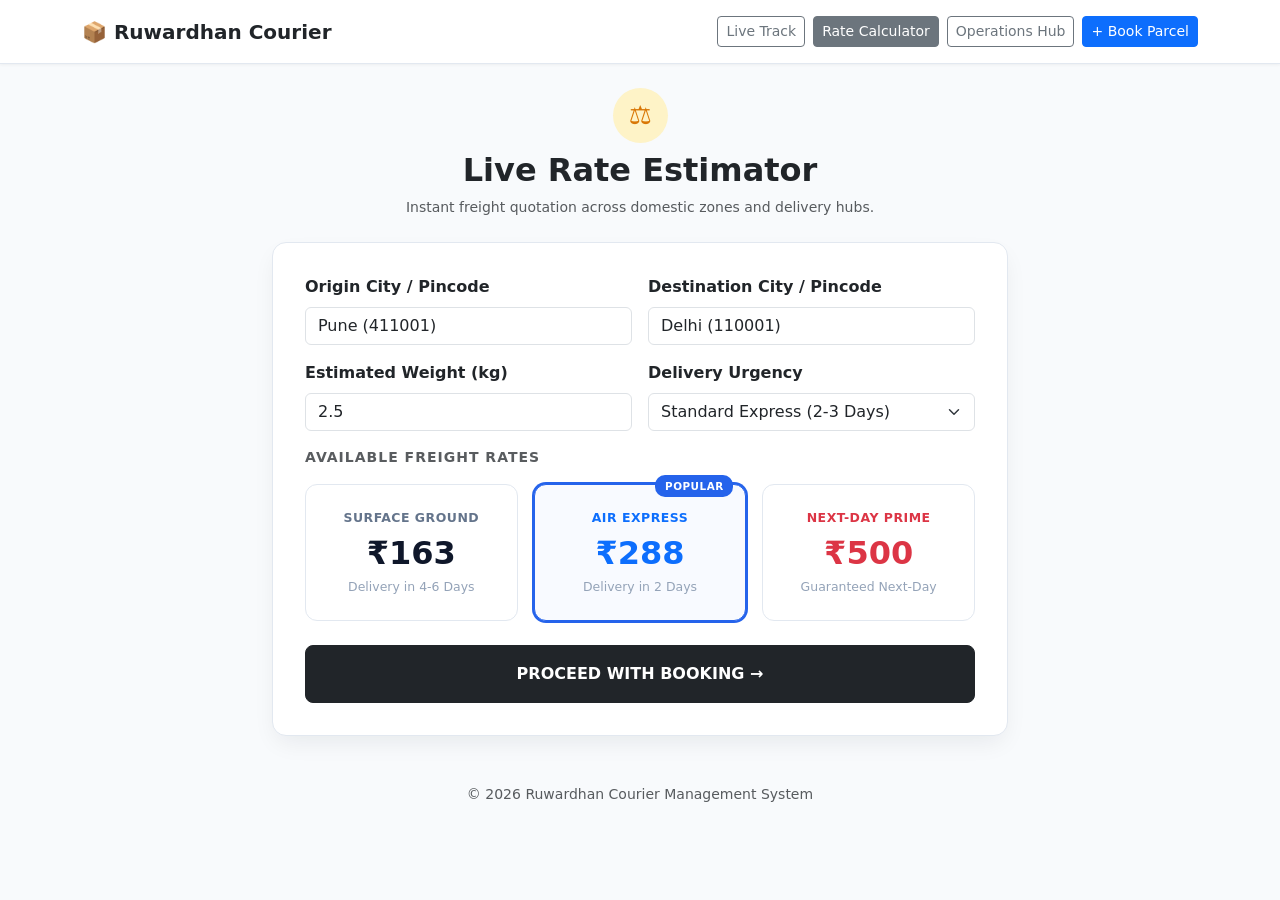
<file: templates/calculator.html>
<!DOCTYPE html>
<html lang="en">
<head>
  <meta charset="UTF-8">
  <meta name="viewport" content="width=device-width, initial-scale=1.0">
  <title>Rate Estimator - Ruwardhan Courier</title>
  <!-- Bootstrap 5 CSS -->
  <link href="https://cdn.jsdelivr.net/npm/bootstrap@5.3.0/dist/css/bootstrap.min.css" rel="stylesheet">
  <style>
    body { background-color: #f8fafc; font-family: system-ui, -apple-system, sans-serif; min-height: 100vh; }
    .navbar-custom { background: #ffffff; border-bottom: 1px solid #e2e8f0; padding: 1rem 0; box-shadow: 0 1px 3px rgba(0,0,0,0.05); }
    .custom-card { background: #ffffff; border: 1px solid #e2e8f0; border-radius: 14px; padding: 2rem; box-shadow: 0 10px 25px -5px rgba(15, 23, 42, 0.08); }
    .icon-circle { width: 55px; height: 55px; background: #fef3c7; color: #d97706; border-radius: 50%; display: inline-flex; align-items: center; justify-content: center; font-size: 1.6rem; }
    .rate-card { position: relative; background: #ffffff; border: 1.5px solid #e2e8f0; border-radius: 12px; padding: 1.5rem 1rem; text-align: center; cursor: pointer; transition: all 0.2s ease; }
    .rate-card:hover { transform: translateY(-2px); border-color: #cbd5e1; }
    .rate-card.selected { border-color: #2563eb !important; background: #f8faff; box-shadow: 0 0 0 2px #2563eb; }
    .rate-tier-name { font-size: 0.78rem; font-weight: 700; letter-spacing: 0.5px; color: #64748b; margin-bottom: 0.5rem; }
    .rate-price { font-size: 2rem; font-weight: 800; color: #0f172a; line-height: 1.1; margin-bottom: 0.4rem; }
    .rate-eta { font-size: 0.78rem; color: #94a3b8; }
    .badge-popular { position: absolute; top: -10px; right: 12px; background: #2563eb; color: #ffffff; font-size: 0.65rem; font-weight: 800; letter-spacing: 0.5px; padding: 0.2rem 0.6rem; border-radius: 10px; }
  </style>
</head>
<body>

  <!-- Top Navbar -->
  <header class="navbar-custom">
    <div class="container d-flex flex-wrap justify-content-between align-items-center">
      <div class="fw-bold fs-5 text-dark">
        📦 Ruwardhan Courier
      </div>
      <div class="d-flex gap-2">
        <a href="/" class="btn btn-sm btn-outline-secondary">Live Track</a>
        <a href="/calculator" class="btn btn-sm btn-outline-secondary active">Rate Calculator</a>
        <a href="/operations" class="btn btn-sm btn-outline-secondary">Operations Hub</a>
        <a href="/book" class="btn btn-sm btn-primary">+ Book Parcel</a>
      </div>
    </div>
  </header>

  <main class="container py-4" style="max-width: 760px;">
    
    <div class="text-center mb-4">
      <div class="icon-circle mb-2">⚖️</div>
      <h2 class="fw-bold text-dark">Live Rate Estimator</h2>
      <p class="text-muted small">Instant freight quotation across domestic zones and delivery hubs.</p>
    </div>

    <div class="custom-card">
      <div class="row g-3">
        <div class="col-md-6">
          <label class="form-label fw-semibold">Origin City / Pincode</label>
          <input type="text" id="origin" class="form-control" value="Pune (411001)">
        </div>

        <div class="col-md-6">
          <label class="form-label fw-semibold">Destination City / Pincode</label>
          <input type="text" id="destination" class="form-control" value="Delhi (110001)">
        </div>

        <div class="col-md-6">
          <label class="form-label fw-semibold">Estimated Weight (kg)</label>
          <input type="number" id="weight" class="form-control" value="2.5" step="0.5" min="0.5" oninput="calculateRates()">
        </div>

        <div class="col-md-6">
          <label class="form-label fw-semibold">Delivery Urgency</label>
          <select id="urgency" class="form-select" onchange="calculateRates()">
            <option value="economy">Economy Surface (4-6 Days)</option>
            <option value="express" selected>Standard Express (2-3 Days)</option>
            <option value="prime">Next-Day Prime Guaranteed</option>
          </select>
        </div>
      </div>

      <div class="small fw-bold text-muted my-3" style="letter-spacing: 1px;">AVAILABLE FREIGHT RATES</div>

      <!-- 3 Tier Pricing Cards -->
      <div class="row g-3">
        <div class="col-md-4">
          <div class="rate-card" id="card-ground" onclick="selectTier('ground')">
            <div class="rate-tier-name">SURFACE GROUND</div>
            <div class="rate-price">₹<span id="price-ground">163</span></div>
            <div class="rate-eta">Delivery in 4-6 Days</div>
          </div>
        </div>

        <div class="col-md-4">
          <div class="rate-card selected" id="card-express" onclick="selectTier('express')">
            <span class="badge-popular">POPULAR</span>
            <div class="rate-tier-name text-primary">AIR EXPRESS</div>
            <div class="rate-price text-primary">₹<span id="price-express">290</span></div>
            <div class="rate-eta">Delivery in 2 Days</div>
          </div>
        </div>

        <div class="col-md-4">
          <div class="rate-card" id="card-prime" onclick="selectTier('prime')">
            <div class="rate-tier-name text-danger">NEXT-DAY PRIME</div>
            <div class="rate-price text-danger">₹<span id="price-prime">500</span></div>
            <div class="rate-eta">Guaranteed Next-Day</div>
          </div>
        </div>
      </div>

      <div class="mt-4">
        <a href="/book" class="btn btn-dark w-100 py-3 fw-bold rounded-3">PROCEED WITH BOOKING →</a>
      </div>
    </div>
  </main>

  <footer class="text-center text-muted py-4 small">
    © 2026 Ruwardhan Courier Management System
  </footer>

  <script>
    function calculateRates() {
      const weight = parseFloat(document.getElementById('weight').value) || 1;
      document.getElementById('price-ground').innerText = Math.round(weight * 65);
      document.getElementById('price-express').innerText = Math.round(weight * 115);
      document.getElementById('price-prime').innerText = Math.round(weight * 200);
    }

    function selectTier(type) {
      document.getElementById('card-ground').classList.remove('selected');
      document.getElementById('card-express').classList.remove('selected');
      document.getElementById('card-prime').classList.remove('selected');
      document.getElementById('card-' + type).classList.add('selected');
    }

    calculateRates();
  </script>
</body>
</html>
</file>
